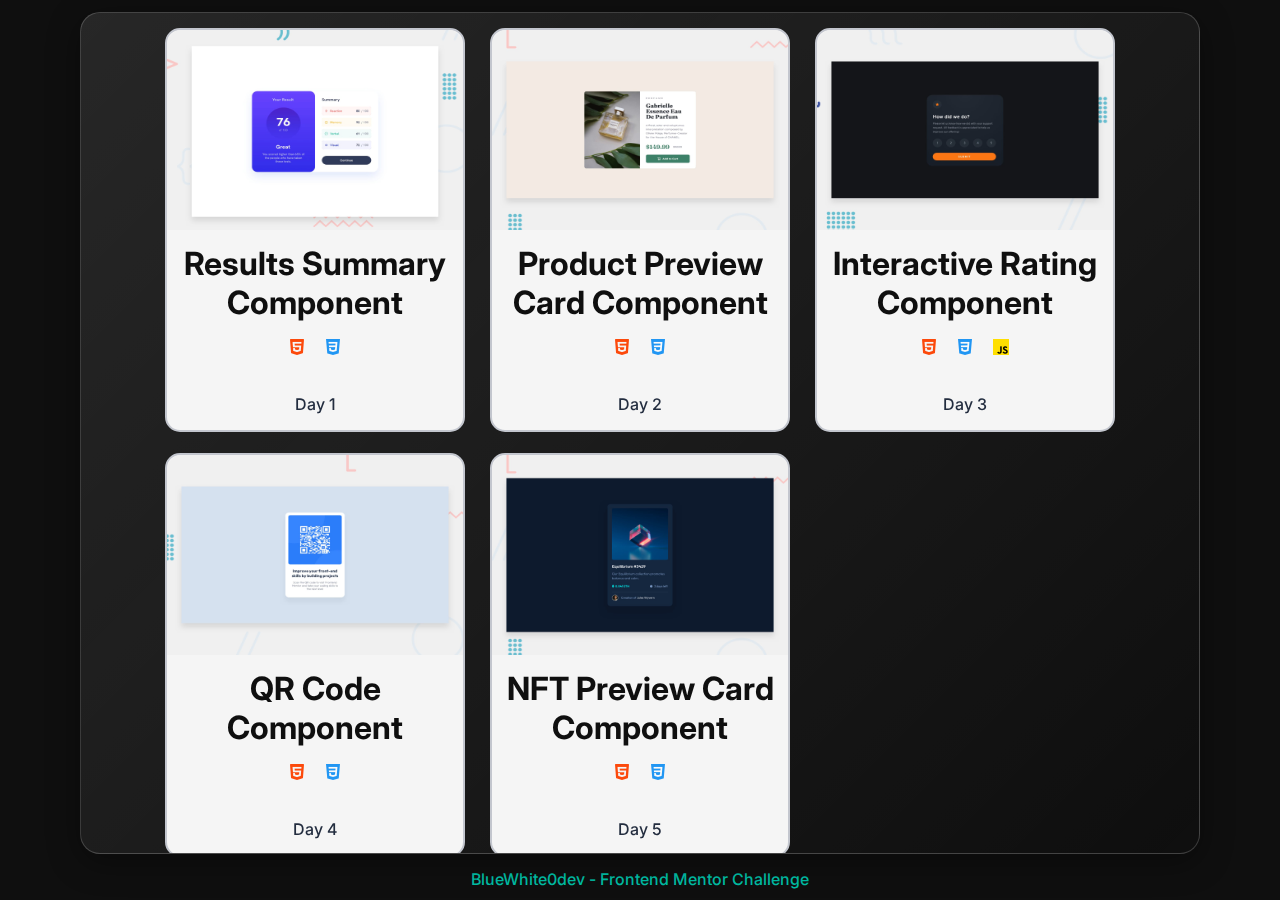
<file: index.html>
<!DOCTYPE html>
<html lang="en">
<head>
    <meta charset="UTF-8">
    <meta name="viewport" content="width=device-width, initial-scale=1.0">
    <meta name="description" content="Home page with all the challenges I've done">
    <link rel="icon" href="./images/icon.png">
    <title>All Challenges</title>
    <link rel="stylesheet" href="style.css">
    <link rel="preconnect" href="https://fonts.googleapis.com">
    <link rel="preconnect" href="https://fonts.gstatic.com" crossorigin>
    <link href="https://fonts.googleapis.com/css2?family=Inter:wght@500;700&display=swap" rel="stylesheet">
</head>
<body>
    <section class="projects">
        <main class="glass">
            <div class="card">
                <img src="./Day 1/design/desktop-preview.jpg" alt="">
                <div class="description">
                    <h1>Results summary component</h1>
                    <div class="language">
                        <img src="images/html-5.png" alt="">
                        <img src="images/css-3.png" alt="">
                    </div>
                    <span>Day 1</span>
                </div>
                <div class="box-glass">
                    <a href="https://github.com/BlueWhite0dev/Frontend-Mentor-Challenge/tree/main/Day%201" target="_blank"><button class="btn">GitHub</button></a>
                    <a href="./Day 1/" target="_blank"><button class="btn">Live Server</button></a>
                    <a href="https://www.frontendmentor.io/solutions/summarycomponent-2eJi1M_2Nz" target="_blank"><button class="btn">Frontend Mentor</button></a>
                </div>
            </div>

            <div class="card">
                <img src="./Day 2/design/desktop-preview.jpg" alt="">
                <div class="description">
                    <h1>Product preview card component</h1>
                    <div class="language">
                        <img src="images/html-5.png" alt="">
                        <img src="images/css-3.png" alt="">
                    </div>
                    <span>Day 2</span>
                </div>
                <div class="box-glass">
                    <a href="https://github.com/BlueWhite0dev/Frontend-Mentor-Challenge/tree/main/Day%202" target="_blank"><button class="btn">GitHub</button></a>
                    <a href="./Day 2/" target="_blank"><button class="btn">Live Server</button></a>
                    <a href="https://www.frontendmentor.io/solutions/product-preview-card-component-html-css-moRD2lJ2JT" target="_blank"><button class="btn">Frontend Mentor</button></a>
                </div>
            </div>

            <div class="card">
                <img src="./Day 3/design/desktop-preview.jpg" alt="">
                <div class="description">
                    <h1>Interactive rating component</h1>
                    <div class="language">
                        <img src="images/html-5.png" alt="">
                        <img src="images/css-3.png" alt="">
                        <img src="images/js.png" alt="">
                    </div>
                    <span>Day 3</span>
                </div>
                <div class="box-glass">
                    <a href="https://github.com/BlueWhite0dev/Frontend-Mentor-Challenge/tree/main/Day%203" target="_blank"><button class="btn">GitHub</button></a>
                    <a href="./Day 3/" target="_blank"><button class="btn">Live Server</button></a>
                    <a href="https://www.frontendmentor.io/solutions/interactive-rating-component-htmlcssjs-WN1uBWvG_I" target="_blank"><button class="btn">Frontend Mentor</button></a>
                </div>
            </div>

            <div class="card">
                <img src="./Day 4/design/desktop-preview.jpg" alt="">
                <div class="description">
                    <h1>QR code component</h1>
                    <div class="language">
                        <img src="images/html-5.png" alt="">
                        <img src="images/css-3.png" alt="">
                    </div>
                    <span>Day 4</span>
                </div>
                <div class="box-glass">
                    <a href="https://github.com/BlueWhite0dev/Frontend-Mentor-Challenge/tree/main/Day%204" target="_blank"><button class="btn">GitHub</button></a>
                    <a href="./Day 4/" target="_blank"><button class="btn">Live Server</button></a>
                    <a href="https://www.frontendmentor.io/solutions/flexbox-htmlcss-EvP4fnq093" target="_blank"><button class="btn">Frontend Mentor</button></a>
                </div>
            </div>

            <div class="card">
                <img src="./Day 5/design/desktop-preview.jpg" alt="">
                <div class="description">
                    <h1>NFT preview card component</h1>
                    <div class="language">
                        <img src="images/html-5.png" alt="">
                        <img src="images/css-3.png" alt="">
                    </div>
                    <span>Day 5</span>
                </div>
                <div class="box-glass">
                    <!-- <a href="https://github.com/BlueWhite0dev/Frontend-Mentor-Challenge/tree/main/Day%205" target="_blank"><button class="btn">GitHub</button></a> -->
                    <!-- <a href="./Day 5/" target="_blank"><button class="btn">Live Server</button></a> -->
                    <!-- <a href="" target="_blank"><button class="btn">Frontend Mentor</button></a> -->
                </div>
            </div>
        </main>
        <div class="footer">
            <a href="https://github.com/BlueWhite0dev/Frontend-Mentor-Challenge" target="_blank">BlueWhite0dev - Frontend Mentor Challenge</a>
        </div>
    </section>
</body>
</html>
</file>
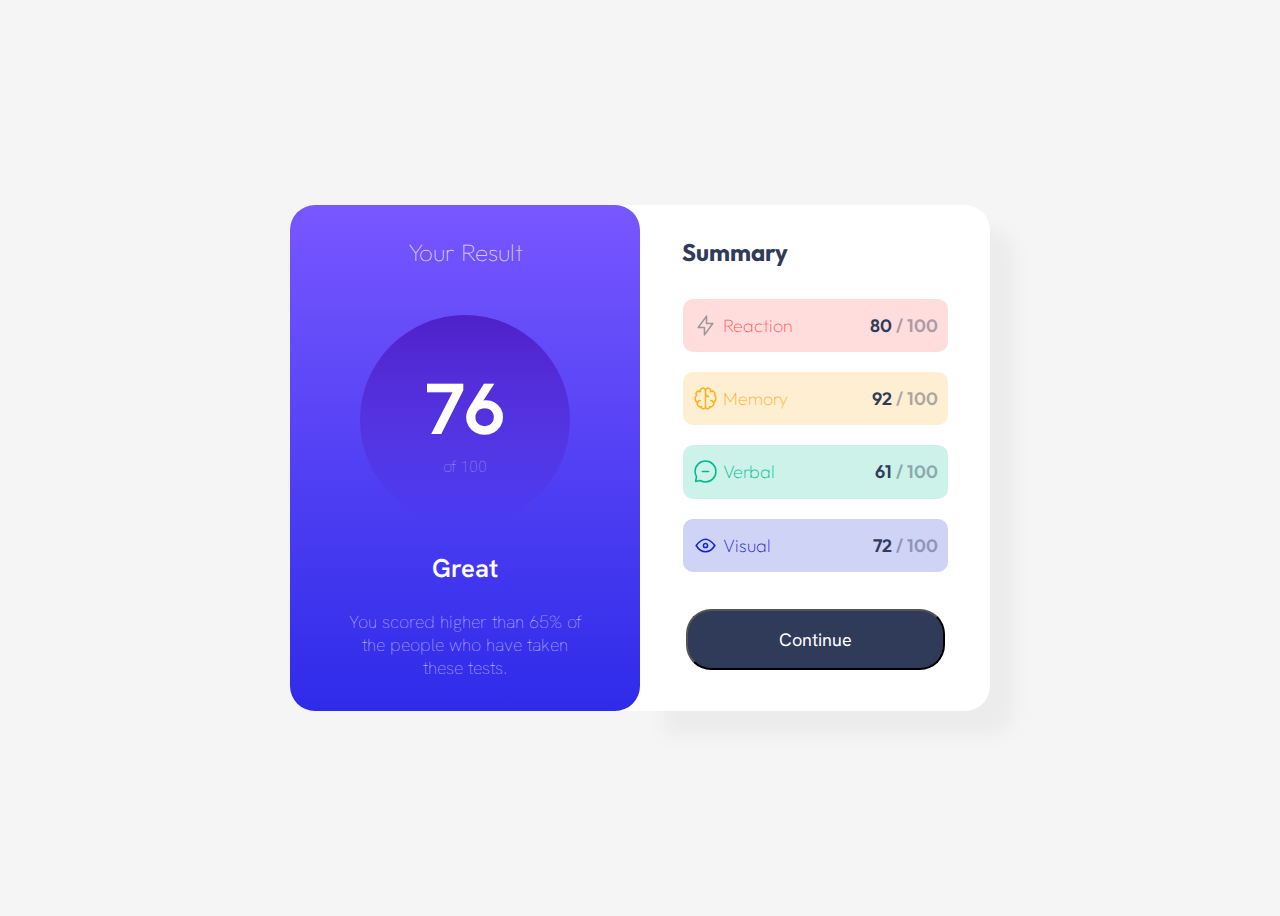
<file: Day 1/index.html>
<!DOCTYPE html>
<html lang="en">
  <head>
    <meta charset="UTF-8" />
    <meta http-equiv="X-UA-Compatible" content="IE=edge" />
    <meta name="viewport" content="width=device-width, initial-scale=1.0" />
    <meta
      name="description"
      content="Frontend mentor https://www.frontendmentor.io/challenges/results-summary-component-CE_K6s0maV"
    />
    <link rel="stylesheet" href="style.css" />
    <link rel="preconnect" href="https://fonts.googleapis.com" />
    <link rel="preconnect" href="https://fonts.gstatic.com" crossorigin />
    <link
      href="https://fonts.googleapis.com/css2?family=Hanken+Grotesk:wght@500;700;800&family=Outfit:wght@500&display=swap"
      rel="stylesheet"
    />
    <title>Results Summary</title>
  </head>
  <body>
    <div id="content">
      <div class="strona" id="left">
        <h1>Your Result</h1>
        <div id="circle">
          <h2>76</h2>
          <p>of 100</p>
        </div>
        <h3>Great</h3>
        <p>
          You scored higher than 65% of the people who have taken these tests.
        </p>
      </div>

      <div class="strona" id="right">
        <h4>Summary</h4>
        <div id="Specify">
          <div id="reaction" class="statistic">
            <div class="box">
              <img
                src="./assets/images/icon-reaction.svg"
                class="icon"
                alt="icon Reaction"
                height="25"
                width="25"
              />
              <span class="title">Reaction</span>
            </div>
            <span class="number">80<span class="Rnumber"> / 100</span></span>
          </div>
          <div id="memory" class="statistic">
            <div class="box">
              <img
                src="./assets/images/icon-memory.svg"
                class="icon"
                alt="icon Memory"
                height="25"
                width="25"
              />
              <span class="title">Memory</span>
            </div>
            <span class="number">92<span class="Rnumber"> / 100</span></span>
          </div>
          <div id="verbal" class="statistic">
            <div class="box">
              <img
                src="./assets/images/icon-verbal.svg"
                class="icon"
                alt="icon Verbal"
                height="25"
                width="25"
              />
              <span class="title">Verbal</span>
            </div>
            <span class="number">61<span class="Rnumber"> / 100</span></span>
          </div>
          <div id="visual" class="statistic">
            <div class="box">
              <img
                src="./assets/images/icon-visual.svg"
                class="icon"
                alt="icon Visual"
                height="25"
                width="25"
              />
              <span class="title">Visual</span>
            </div>
            <span class="number">72<span class="Rnumber"> / 100</span></span>
          </div>
          <button aria-label="Continue button">Continue</button>
        </div>
      </div>
    </div>
  </body>
</html>
</file>
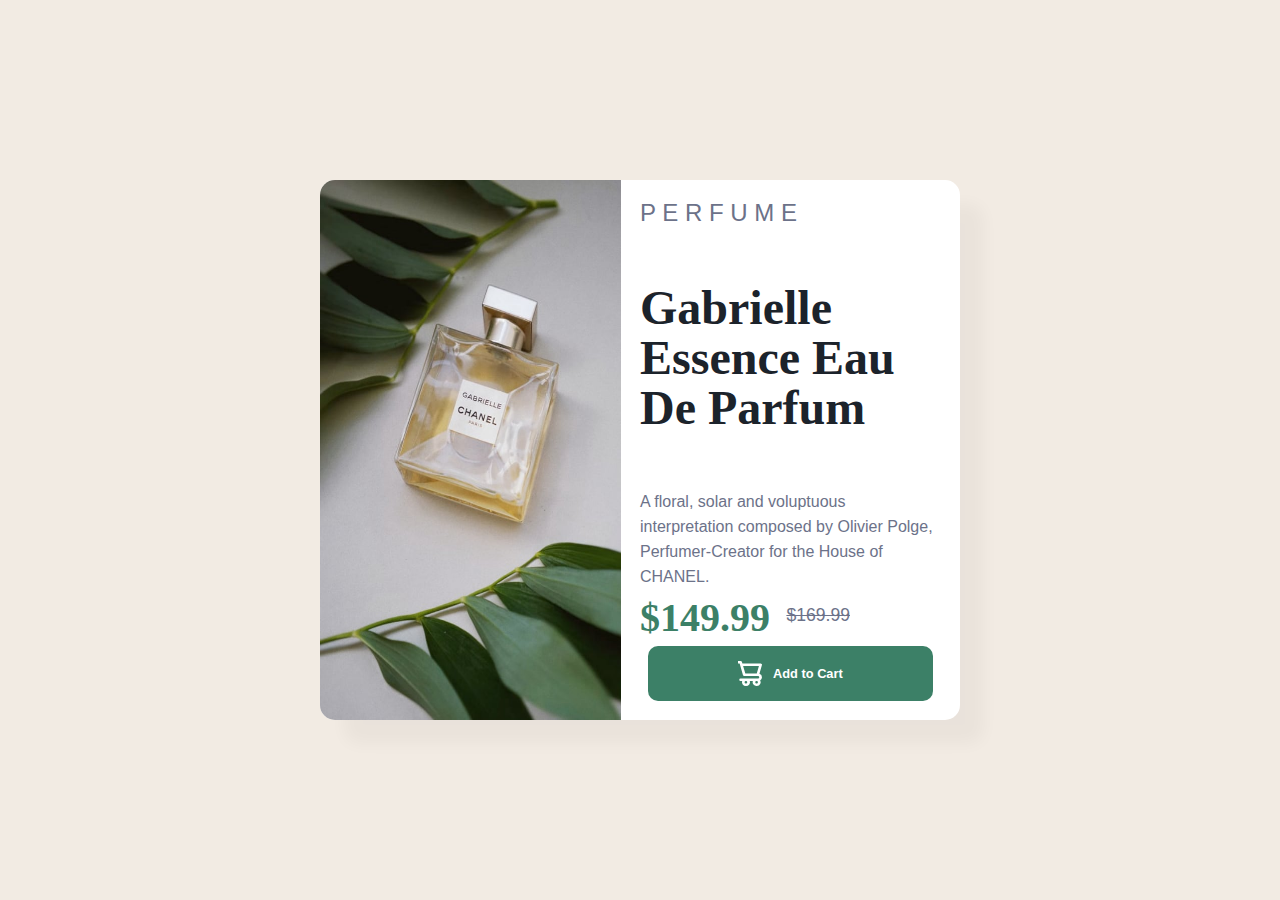
<file: Day 2/index.html>
<!DOCTYPE html>
<html lang="en">
<head>
    <meta charset="UTF-8">
    <meta name="viewport" content="width=device-width, initial-scale=1.0">
    <link rel="icon" type="./image/x-icon" href="images/favicon-32x32.png" />
    <meta name="description" content="Frontend Mentor https://www.frontendmentor.io/challenges/product-preview-card-component-GO7UmttRfa" />
    <link rel="stylesheet" href="style.css" />
    <title>Product preview card component</title>
</head>
<body>
    <main>
        <picture class="image">
            <source media="(max-width: 630px)" srcset="./images/image-product-mobile.jpg">
            <img src="./images/image-product-desktop.jpg" alt="Perfume">
        </picture>

        <div class="description">
            <h1>P E R F U M E</h1>
            <h2>Gabrielle Essence Eau De Parfum</h2>
            <span>A floral, solar and voluptuous interpretation composed by Olivier Polge, Perfumer-Creator for the House of CHANEL.</span>

            <div class="price">
                <span>$149.99</span>
                <del>$169.99</del>
            </div>

            <button> <img src="./images/icon-cart.svg" width="25px" height="25px" alt="icon cart">Add to Cart</button>
        </div>
    </main>
</body>
</html>
</file>
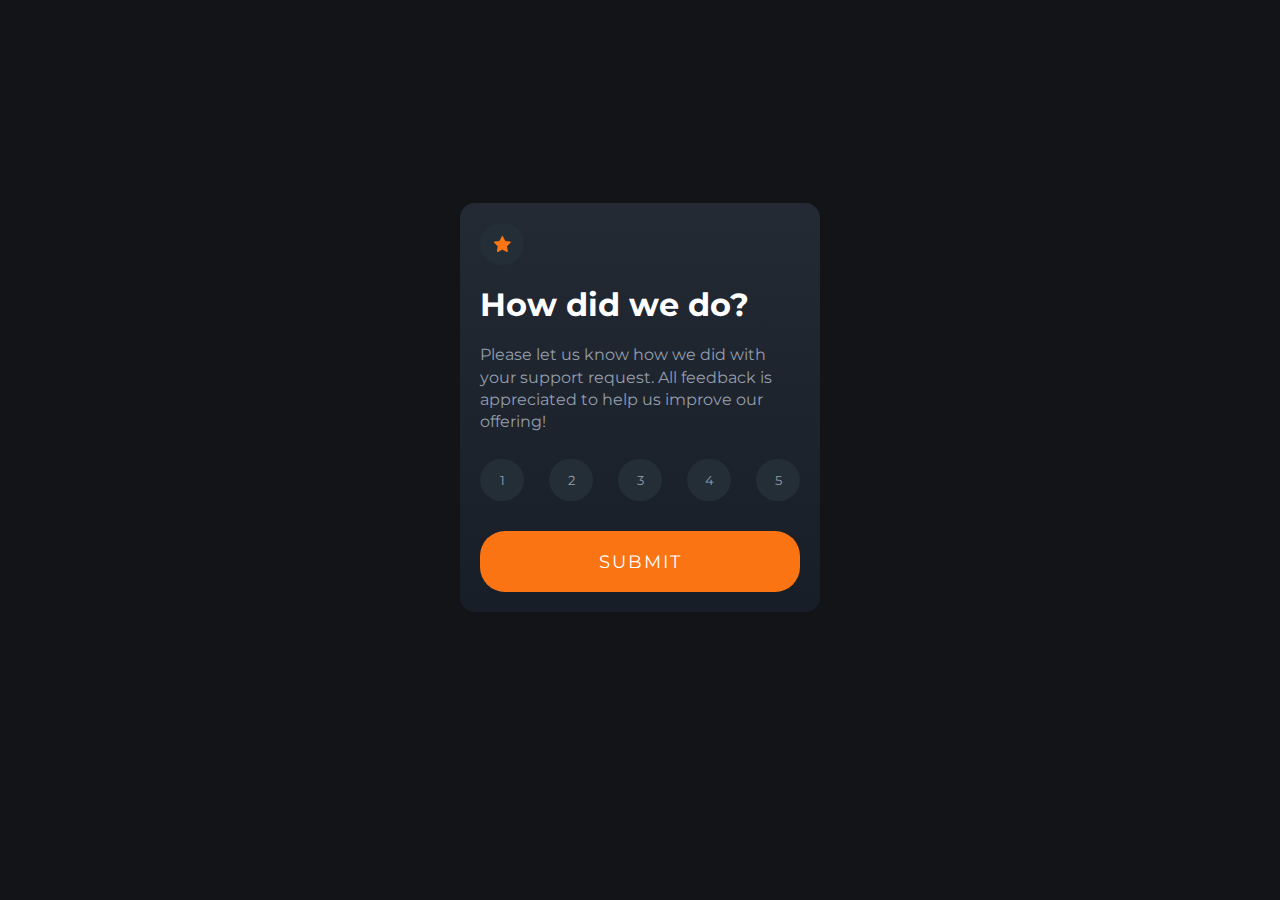
<file: Day 3/index.html>
<!DOCTYPE html>
<html lang="en">
<head>
    <meta charset="UTF-8">
    <meta name="viewport" content="width=device-width, initial-scale=1.0">
    <meta name="description" content="Frontend Mentor https://www.frontendmentor.io/challenges/interactive-rating-component-koxpeBUmI">
    <link rel="icon" href="./images/favicon-32x32.png" />
    <title>Interactive rating component</title>
    <link rel="stylesheet" href="style.css"/>
    <link rel="preconnect" href="https://fonts.googleapis.com">
    <link rel="preconnect" href="https://fonts.gstatic.com" crossorigin>
    <link href="https://fonts.googleapis.com/css2?family=Fraunces:opsz,wght@9..144,700&family=Montserrat:wght@500;700&display=swap" rel="stylesheet">
</head>
<body>
    <main class="main">
        <div class="circle" id="disabled"><img src="./images/icon-star.svg" alt=""></div>
        <h1>How did we do?</h1>
        <span>Please let us know how we did with your support request. All feedback is appreciated to help us improve our offering!</span>
        <div class="circles">
            <button class="circle" id="mark1"><b>1</b></button>
            <button class="circle" id="mark2"><b>2</b></button>
            <button class="circle" id="mark3"><b>3</b></button>
            <button class="circle" id="mark4"><b>4</b></button>
            <button class="circle" id="mark5"><b>5</b></button>
        </div>
        <button aria-label="submit" class="submit">SUBMIT</button>
    </main>
    <main class="main_S" id="remove">
        <img class="illustration" src="./images/illustration-thank-you.svg" alt="">

        <div class="result">
            <span id="mark_S">You selected $ out of 5</span>
        </div>
        <h1>Thank you!</h1>
        <span>We appreciate you taking the time to five a rating. If you ever need more support, don't hesitate to get in touch!</span>
    </main>
    <script src="script.js"></script>
</body>
</html>
</file>
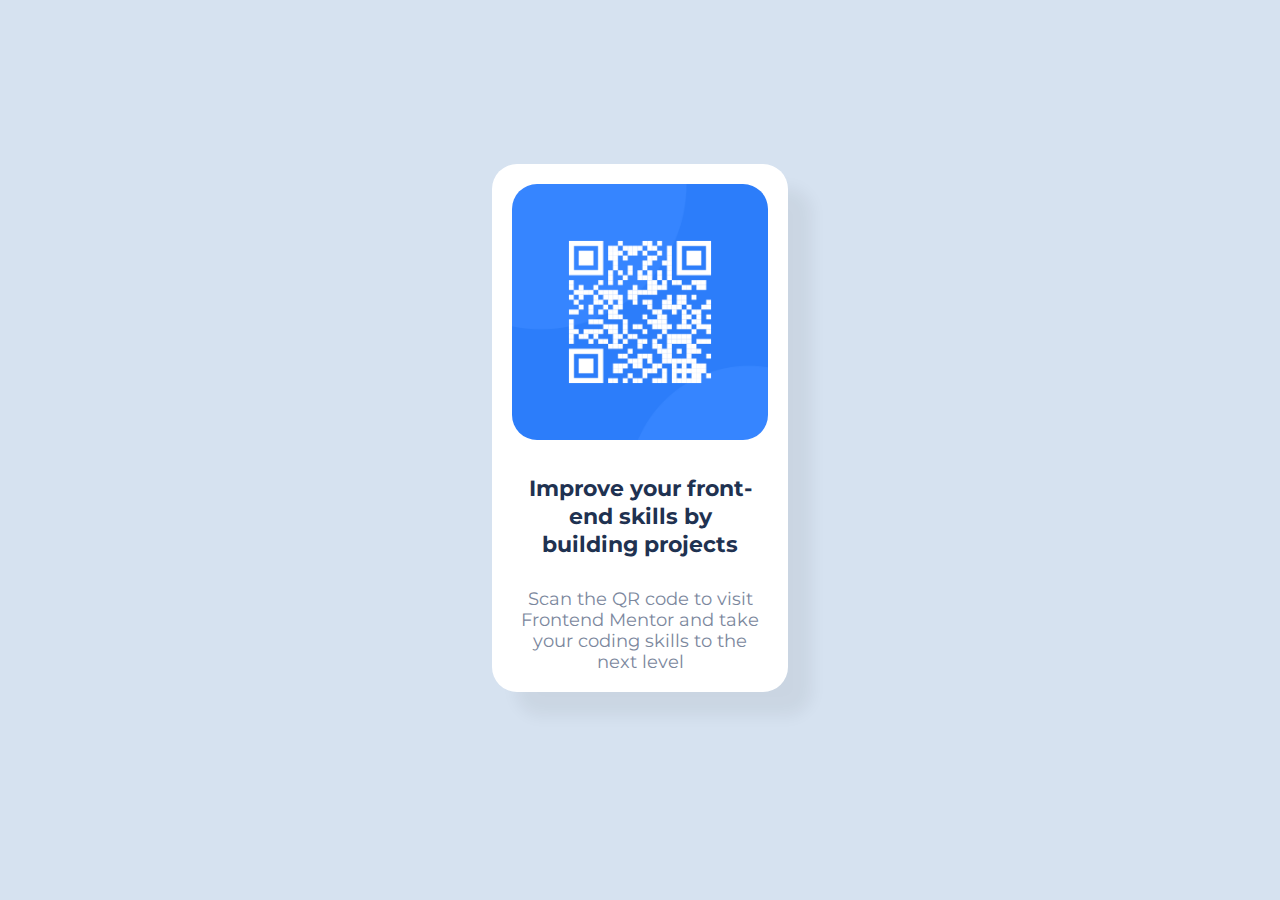
<file: Day 4/index.html>
<!DOCTYPE html>
<html lang="en">
<head>
    <meta charset="UTF-8">
    <meta name="viewport" content="width=device-width, initial-scale=1.0">
    <link rel="icon" href="./images/favicon-32x32.png">
    <title>QR code component</title>
    <meta name="description" content="https://www.frontendmentor.io/challenges/qr-code-component-iux_sIO_H">
    <link rel="stylesheet" href="style.css">
    <link rel="preconnect" href="https://fonts.googleapis.com">
    <link rel="preconnect" href="https://fonts.gstatic.com" crossorigin>
    <link href="https://fonts.googleapis.com/css2?family=Fraunces:opsz,wght@9..144,700&family=Montserrat:wght@500;700&display=swap" rel="stylesheet">
</head>
<body>
    <main>
        <div class="qrcode">
            <img src="./images/image-qr-code.png" alt="">
        </div>

        <div class="content">
            <h1>Improve your front-end skills by building projects</h1>
            <span>Scan the QR code to visit Frontend Mentor and take your coding skills to the next level</span>
        </div>
    </main>
</body>
</html>
</file>
<file: style.css>
*{
    margin: 0;
    padding: 0;
}
:root{
    --font_Inter: 'Inter', sans-serif;
    /* 500 700 */
}
body{
    width: 100svw;
    height: 100svh;
}
a{
    text-decoration: none;
    color: #00BFA6;
}
a:link, a:visited{
    color: #00BFA6;
}
a:active{
    color: #fff;
}
a, button, h1, span{
    font-family: var(--font_Inter);
}
h1{
    color: #0F0F0F;
    font-weight: 700;
    text-align: center;
    margin-top: 10px;
    text-transform: capitalize;
    height: 85px;
}
span{
    color: #232D3F;
    font-weight: 500;
    position: absolute;
    bottom: 20px;
}
a, button{
    font-weight: 500;
}
.projects{
    width: 100%;
    height: 100%;
    background-color: #0F0F0F;
    display: flex;
    flex-direction: column;
    align-items: center;
    justify-content: center;
}
.glass{
    background: linear-gradient(135deg, #ffffff1a, #ffffff00);
    backdrop-filter: blur(10px);
    -webkit-backdrop-filter: blur(10px);
    border-radius: 20px;
    border:1px solid #ffffff2e;
    box-shadow: 0 8px 32px 0 #0000005e;
}
main{
    height: 90svh;
    min-width: 85svw; /*!Firefox doesn't like auto, why?*/
    max-width: 95svw;
    padding: 15px;
    display: grid;
    grid-template-columns: repeat(auto-fit, 300px);
    grid-template-rows: repeat(auto-fit, 400px);
    grid-gap: 25px;
    grid-auto-flow: row;
    justify-content: center;
    overflow-y: auto;
    scrollbar-width: none;
    &::-webkit-scrollbar {
        width: 0;
    }
}
.footer{
    display: flex;
    align-items: center;
    justify-content: center;
    width: 100%;
    margin-top: 15px;
}
.card{
    background-color: #f5f5f5;
    border-radius: 15px;
    border: 2px solid #c3c6ce;
    position: relative;
    overflow: hidden;
    transition: height 2s ease;
    height: 400px;

}
.description{
    width: 100%;
    height: 50%;
    display: flex;
    flex-direction: column;
    align-items: center;
    position: relative;
}
img{
    height: 50%;
    width: 100%;
    border-radius: 15px 15px 0 0;
}
.language{
    margin-top: 10px;
    display: flex;
    align-items: center;
    width: 100%;
    justify-content: center;
    gap: 20px;
}
.language img{
    height: 16px;
    width: 16px;
    border-radius: 0;
}

.box-glass{
    border-radius: 15px;
    position: absolute;
    top: 0;
    bottom: 0;
    width: 100%;
    max-height: 0;
    transition: max-height 1.5s ease, opacity 2s ease;
    transform-origin: top;
    display: flex;
    align-items: center;
    justify-content: center;
    flex-direction: column;
    gap: 30px;

    background: linear-gradient(135deg, #ffffff1a, #ffffff00);
    backdrop-filter: blur(2px);
    -webkit-backdrop-filter: blur(5px);
    box-shadow: 0 8px 32px 0 #0000005e;
}
.box-glass button{
    display: none;
}
.card:hover{
    border: 2px solid #008bf8;
    box-shadow: 0 4px 18px 0 #00000040;
}
.card:hover .box-glass{
    max-height: 100%;
}
.card:hover .box-glass button{
    display:block;
}

.btn {
    background-color: #00BFA6;
    width: 200px;
    height: 40px;
    color: #fff;
    text-transform: uppercase;
    letter-spacing: 2px;
    cursor: pointer;
    border-radius: 10px;
    border: 2px dashed #00BFA6;
    box-shadow: #32325d40 0px 2px 5px -1px, #0000004d 0px 1px 3px -1px;
    transition: .4s;
}
.btn:hover {
    transition: .4s;
    border: 2px dashed #00BFA6;
    background-color: #fff;
    color: #00BFA6;
}
.btn:active {
    background-color: #87dbd0;
}
/* TODO: Mobile view */
</file>
<file: Day 1/style.css>
:root {
  --circlesize: 210px;
  --paddingNumber: 10px;
}
body {
  display: flex;
  justify-content: center;
  align-items: center;
  height: 100vh;
  background-color: #f5f5f5;
}
#content {
  width: 700px;
  display: flex;
  background-color: #ffffff;
  border-radius: 25px;
  justify-content: center;
}
.strona {
  display: flex;
  padding: 2em 0;
  width: 100%;
}
#left {
  background: linear-gradient(#7857ff, #2e2be9);
  display: flex;
  flex-direction: column;
  align-items: center;
  border-radius: 25px;
}
#right {
  border-radius: 0 25px 25px 0;
  box-shadow: 1.5em 1.5em 1em #ececec;
  display: flex;
  flex-direction: column;
}
#circle {
  background: linear-gradient(#4e21ca, #2421ca00);
  width: var(--circlesize);
  height: var(--circlesize);
  border-radius: 250px;
  display: flex;
  justify-content: center;
  align-items: center;
  flex-direction: column;
}
#circle p {
  opacity: 50%;
  font-size: 1em;
}
p {
  font-family: "Hanken Grotesk", sans-serif;
  font-weight: 100;
  color: #ffffff;
  font-size: 1.1em;
  margin: 0;
  margin-right: 15%;
  margin-left: 15%;
  text-align: center;
  opacity: 80%;
}
h1 {
  margin: 0 0 2em;
  font-family: "Outfit", sans-serif;
  color: #ffffff;
  opacity: 80%;
  font-size: 1.5em;
  font-weight: 100;
}
h2 {
  font-family: "Hanken Grotesk", sans-serif;
  color: #ffffff;
  margin: 0;
  font-weight: 700;
  font-size: 4.5em;
}
h3 {
  font-family: "Hanken Grotesk", sans-serif;
  color: #ffffff;
  font-weight: 600;
  font-size: 1.6em;
}
h4 {
  font-family: "Outfit", sans-serif;
  font-size: 1.5em;
  margin-left: 12%;
  margin-top: 0;
  color: #303b5a;
}
.statistic {
  display: flex;
  justify-content: space-between;
  align-items: center;
  height: 14%;
  width: 70%;
  margin-bottom: 20px;
  border-radius: 10px;
  padding-left: var(--paddingNumber);
  padding-right: var(--paddingNumber);
}
.Rnumber {
  opacity: 40%;
  font-weight: 600;
}
span {
  font-family: "Outfit", sans-serif;
  font-weight: 150;
  font-size: 18px;
}
.number {
  font-family: "Outfit", sans-serif;
  font-weight: 600;
  font-size: 18px;
  color: #303b5a;
}
#Specify {
  height: 100%;
  width: 100%;
  display: flex;
  flex-direction: column;
  align-items: center;
}
#reaction {
  background-color: #ff575733;
}
#reaction .title {
  color: #ff5757;
}
#memory {
  background-color: #ffb01f33;
}
#memory .title {
  color: #ffb01f;
}
#verbal {
  background-color: #00bd9133;
}
#verbal .title {
  color: #00bd91;
}
#visual {
  background-color: #1125d433;
}
#visual .title {
  color: #1125d4;
}
.Lnumber {
  margin-left: 2em;
}
button {
  margin-top: 5%;
  background-color: #303b5a;
  height: 16%;
  width: 74%;
  border-radius: 25px;
  color: #ffffff;
  font-size: 18px;
  font-family: "Hanken Grotesk", sans-serif;
}
button:hover {
  background: linear-gradient(#7857ff, #2e2be9);
}
.box span {
  margin-left: 5px;
}
.box {
  display: flex;
  align-items: center;
}
@media (max-width: 503px) {
  body {
    margin: 0;
    background-color: blue;
  }
  #content {
    display: flex;
    flex-direction: column;
    align-items: start;
    border-radius: 0;
    height: 100%;
  }
  #left {
    border-radius: 0 0 25px 25px;
    height: 40%;
  }
  h1 {
    font-size: 1.2em;
    margin-bottom: 5%;
  }
  #circle {
    width: 160px;
    height: 160px;
  }
  #circle p {
    margin: 0;
  }
  h2 {
    font-size: 3.5em;
    margin: 0;
  }
  h3 {
    font-size: 1.5em;
    margin: 0.3em;
  }
  h4 {
    font-size: 1.2em;
    font-weight: 600;
  }
  p {
    font-size: 1em;
  }
  #right {
    height: 60%;
  }
}
</file>
<file: Day 2/style.css>
:root{
    --font_Montserrat: 'Montserrat', sans-serif;
    --font_Fraunces: 'Fraunces', serif;
    --size_mobile: 95%;
    --size_desktop_x: 50%;
    --size_desktop_y: 60%;
    --h1_size_mobile: 0.9em;
    --h2_size_mobile: 2.5em;
    --span_size_mobile: 1.2em;
    --span-price_size_mobile: 2.5em;
    --del_size_mobile: 0.95em;
    --font-button_size_mobile: 1em;

    --h1_size_desktop: 1.5em;
    --h2_size_desktop: 3em;
    --span_size_desktop: 1em;
    --span-price_size_desktop: 2.5em;
    --del_size_desktop: 1.1em;
    --font-button_size_desktop: clamp(0.8rem, 1vw ,2rem)
}
body{
    background-color: #f2ebe3;
    margin: 0;
    padding: 0;
    height: 100svh;
    display: flex;
    align-items: center;
    justify-content: center;
}
main{
    background-color: #ffffff;
    display: flex;
    flex-direction: column;
    height: var(--size_mobile);
    width: var(--size_mobile);
    border-radius: 15px;
}
.image{
    height: auto;
}
.image img{
    background-size: cover;
    background-position: center;
    height: 100%;
    width: 100%;
    border-radius: 15px 15px 0 0;
}
.description{
    flex-grow: 1;
    height: auto;
    padding: 8% 5%;
    display: flex;
    flex-direction: column;
    justify-content: space-between;
}
h1{
    font-size: var(--h1_size_mobile);
    font-family: var(--font_Montserrat);
    font-weight: 500;
    color: #6c7289;
    margin: 0;
}
h2{
    font-size: var(--h2_size_mobile);
    font-family: var(--font_Fraunces);
    font-weight: 900;
    line-height: 35px;
    color: #1c232b;
}
span{
    font-size: var(--span_size_mobile);
    font-family: var(--font_Montserrat);
    font-weight: 100;
    line-height: 25px;
    color: #6c7289;
}
.price{
    display: flex;
    height: auto;
    width: 200px;
    justify-content: space-between;
}
.price span{
    font-size: var(--span-price_size_mobile);
    font-family: var(--font_Fraunces);
    font-weight: 900;
    color: #3c8067;
}
del{
    font-size: var(--del_size_mobile);
    font-family: var(--font_Montserrat);
    color: #6c7289;
}
button{
    background-color: #3c8067;
    border: none;
    border-radius: 10px;
    display: flex;
    justify-content: space-evenly;
    align-items: center;
    color: #ffffff;
    font-size: var(--font-button_size_mobile);
    font-family: var(--font_Montserrat);
    font-weight: 600;
    padding: 15px 30%;
    margin-inline: auto;
}
button img{
    margin-right: 15px;
}
button:hover{
    background-color: #1A4031;
    cursor: pointer;
}
@media (min-width: 630px){
    main{
        flex-direction: row;
        height: var(--size_desktop_y);
        max-width: var(--size_desktop_x);
        box-shadow: 1.5em 1.5em 1em #00000009;
    }
    .image img{
        border-radius: 15px 0 0 15px;
        width: 100%;
    }
    .image{
        flex: 1;
        max-width: 50%;
        box-sizing: border-box;
    }
    .description{
        flex: 1;
        width: auto;
        padding: 3%;
    }
    h1{
        font-size: var(--h1_size_desktop);
    }
    h2{
        font-size: var(--h2_size_desktop);
        line-height: 50px;
    }
    span{
        font-size: var(--span_size_desktop);
    }
    .price{
        width: 210px;
    }
    .price span{
        font-size: var(--span-price_size_desktop);
    }
    del{
        font-size: var(--del_size_desktop);
    }
    button{
        font-size: var(--font-button_size_desktop);
        max-height: 56px;
    }
    button img{
        margin-right: 10px;
    }
}
</file>
<file: Day 3/style.css>
:root{
    --font_Montserrat: 'Montserrat', sans-serif;
}
body{
    background-color: #121417;
    max-height: 100svh;
    min-height: 85svh;

    max-width: 100svw;
    min-width: 85svw;

    display: flex;
    justify-content: center;
    align-items: center;
    margin: 0;
    padding: 25px;
}
main{
    background: linear-gradient(#232A34,#171E28);
    border-radius: 15px;
    padding: 20px;
    width: 100%;
    min-height: 30svh;
}

.circle{
    background-color: #232E37;
    height: 42px;
    width: 44px;
    border-radius: 50px;
    display: flex;
    align-items: center;
    justify-content: center;
    margin-bottom: 20px;
    border: none;
}
#disabled{
    pointer-events: none;
}
.circle:hover{
    background-color: #959eac;

    cursor: pointer;
}.circle:hover b, #A_mark1 b, #A_mark2 b, #A_mark3 b, #A_mark4 b, #A_mark5 b{
    color: #ffffff;
}
#A_mark1, #A_mark2, #A_mark3, #A_mark4, #A_mark5{
    background-color: #fb7413;
}
h1{
    color: #ffffff;
    margin: 0;
    padding: 0;
    margin-bottom: 20px;
    font-family: var(--font_Montserrat);
    font-weight: 700;
}
span{
    color: #959eac;
    line-height: 1.4em;
    font-family: var(--font_Montserrat);
}
b{
    color: #959eac;
    font-family: var(--font_Montserrat);
    font-weight: 400;
}
.circles{
    display: flex;
    justify-content: space-between;
    padding-top: 25px;
    padding-bottom: 10px;
}
.submit{
    background-color: #fb7413;
    border-radius: 25px;
    border: none;
    color: #ffffff;
    width: 100%;
    padding: 20px 10px;
    font-size: 1.1em;
    letter-spacing: 2px;
    font-family: var(--font_Montserrat);
}
#submitCheck:hover{
    background-color: #ffffff;
    color: #fb7413;
}
.main_S{
    display: flex;
    flex-direction: column;
    align-items: center;
    justify-content: space-evenly;
}
.main_S span{
    text-align: center;
}
#remove{
    display: none;
}
#mark_S{
    color: #fb7413;
    text-align: center;
}
.result{
    padding: 5px 15px;
    background-color: #232E37;
    border-radius: 25px;
    margin-bottom: 25px;
}
.illustration{
    height: 25%;
    width: 25%;
    padding-bottom: 15px;
}
@media (min-width: 600px){
    main{
        min-width: 20svw;
        max-width: 25svw;
    }
}
</file>
<file: Day 4/style.css>
:root{
    --Montserrat: 'Montserrat', sans-serif;
}
*{
    padding: 0;
    margin: 0;
}
body{
    background-color: #d6e2f0;
    min-height: 95svh;
    max-height: 100svh;
    display: flex;
    align-items: center;
    justify-content: center;
}
main{
    background-color: #ffffff;
    height: auto;
    width: 75svw;
    border-radius: 25px;
    display: flex;
    flex-direction: column;
    align-items: center;
    padding: 20px;
    box-shadow: 1.5em 1.5em 1em #0000000e;
}
img{
    border-radius: 25px;
    width: 100%;
}
.qrcode{
    margin-bottom: 20px;
}
h1, span{
    display: block;
    text-align: center;
}
h1{
    color: #1f3251;
    font-family: var(--Montserrat);
    font-weight: 700;
    font-size: 1.4em;
    padding: 10px;
    margin-bottom: 20px;
}
span{
    color: #7b879d;
    font-family: var(--Montserrat);
    font-weight: 400;
    font-size: 1.1em;
}
@media(min-width: 600px){
    main{
        min-width: 35svw;
        max-width: 40svw;
    }
}
@media(min-width: 1100px){
    main{
        min-width: 20svw;
        max-width: 20svw;
    }
}
</file>
